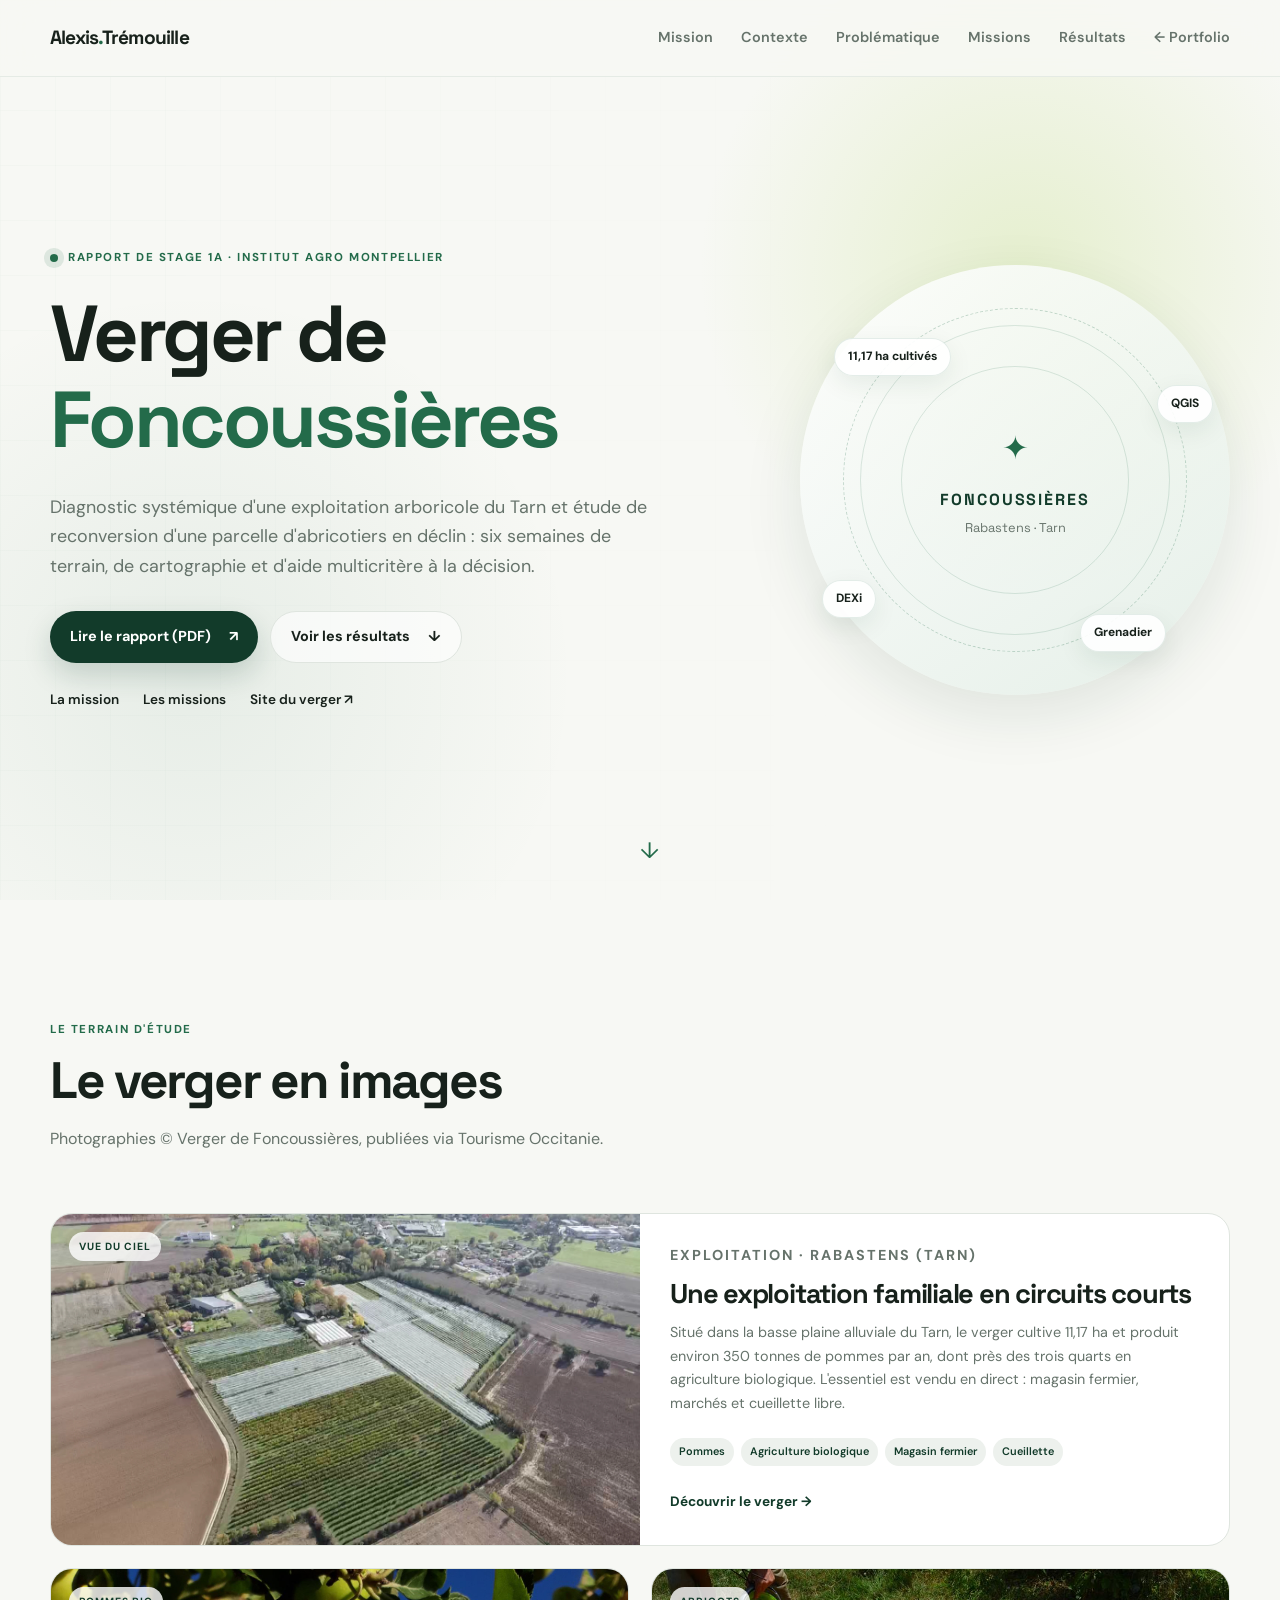
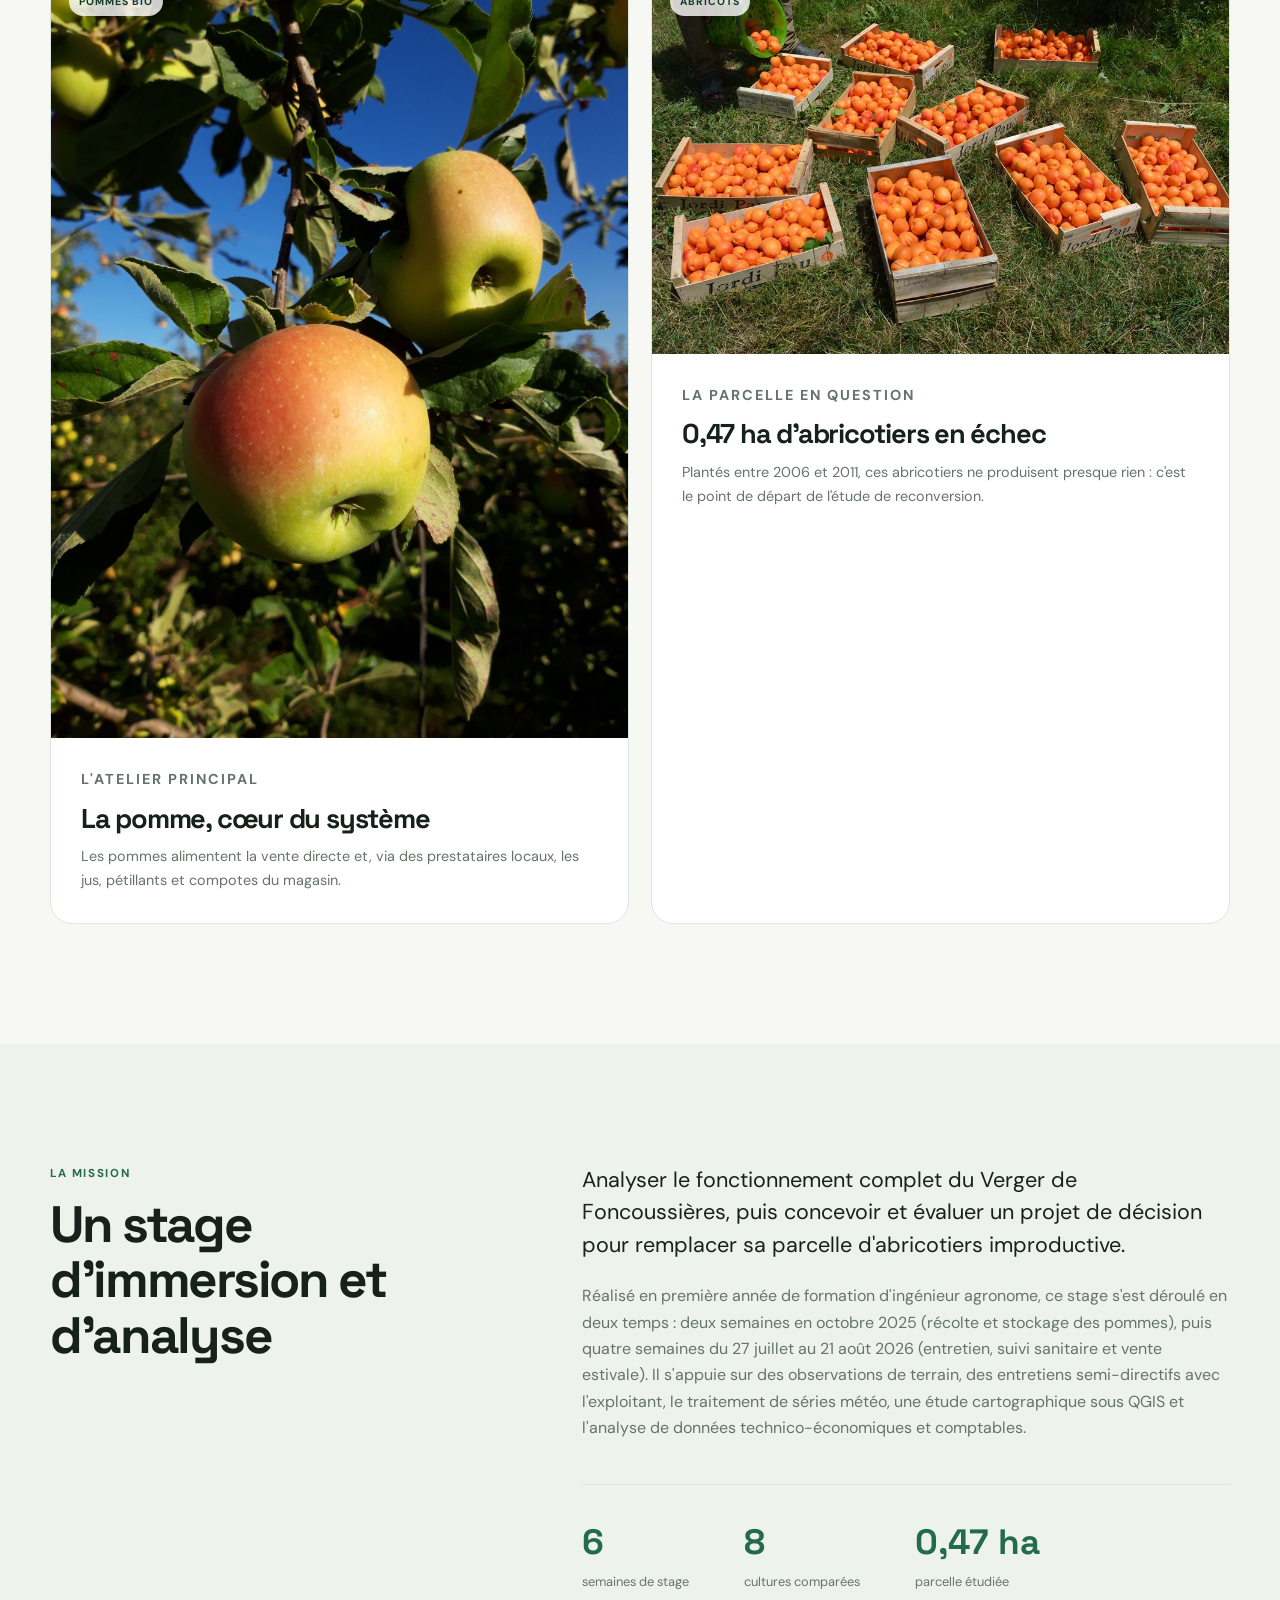
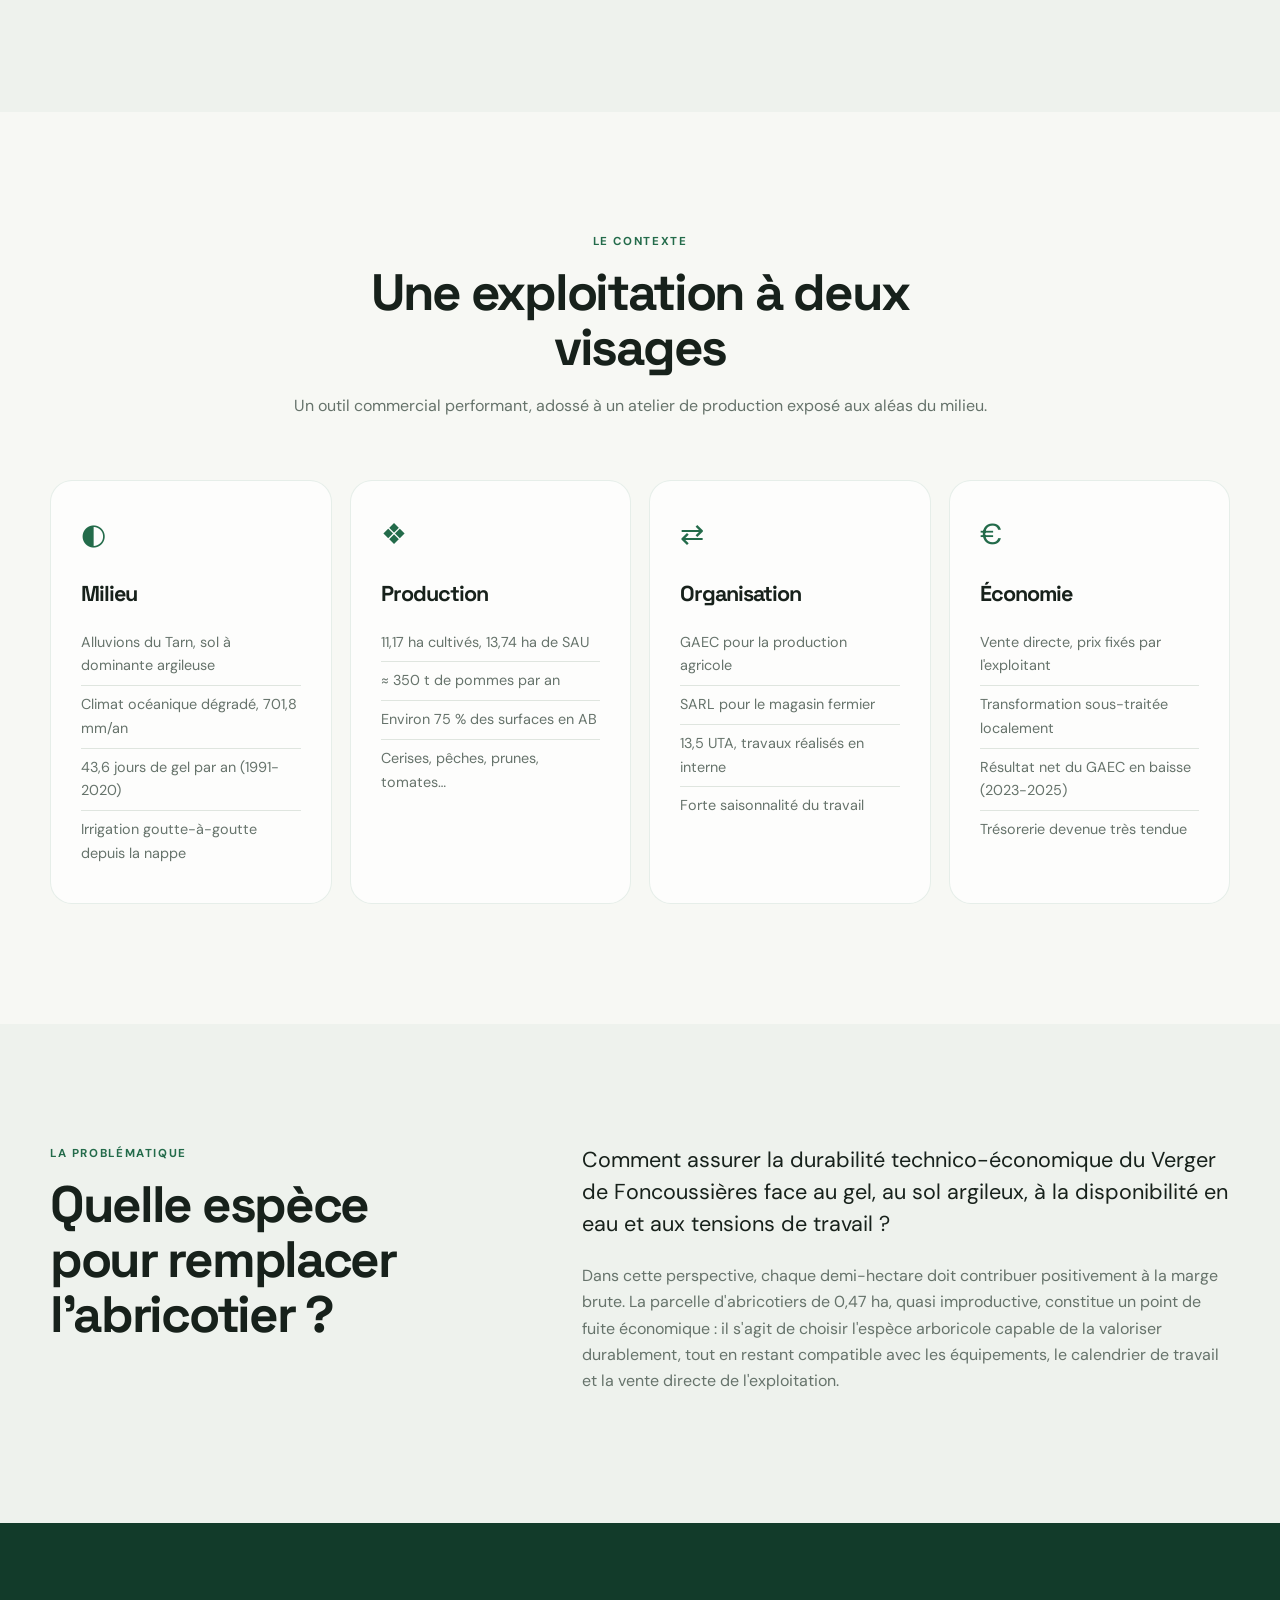
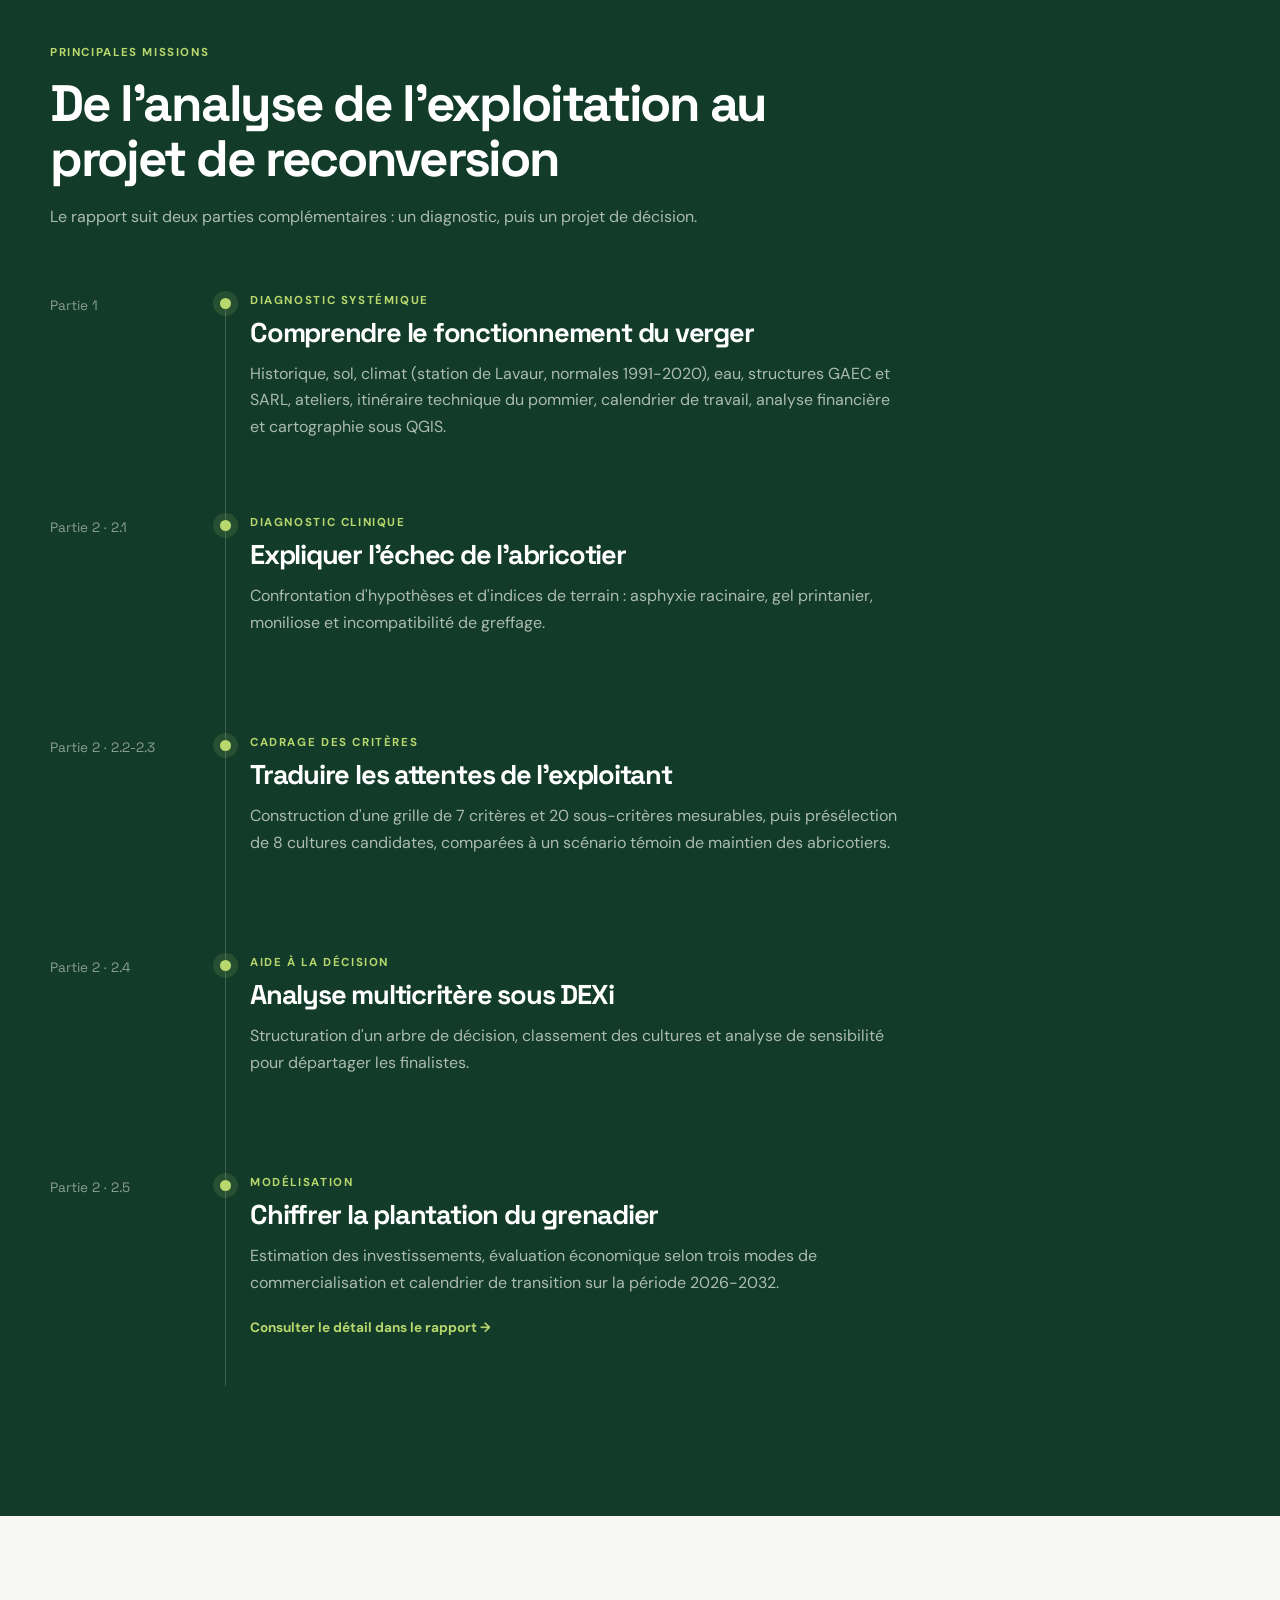
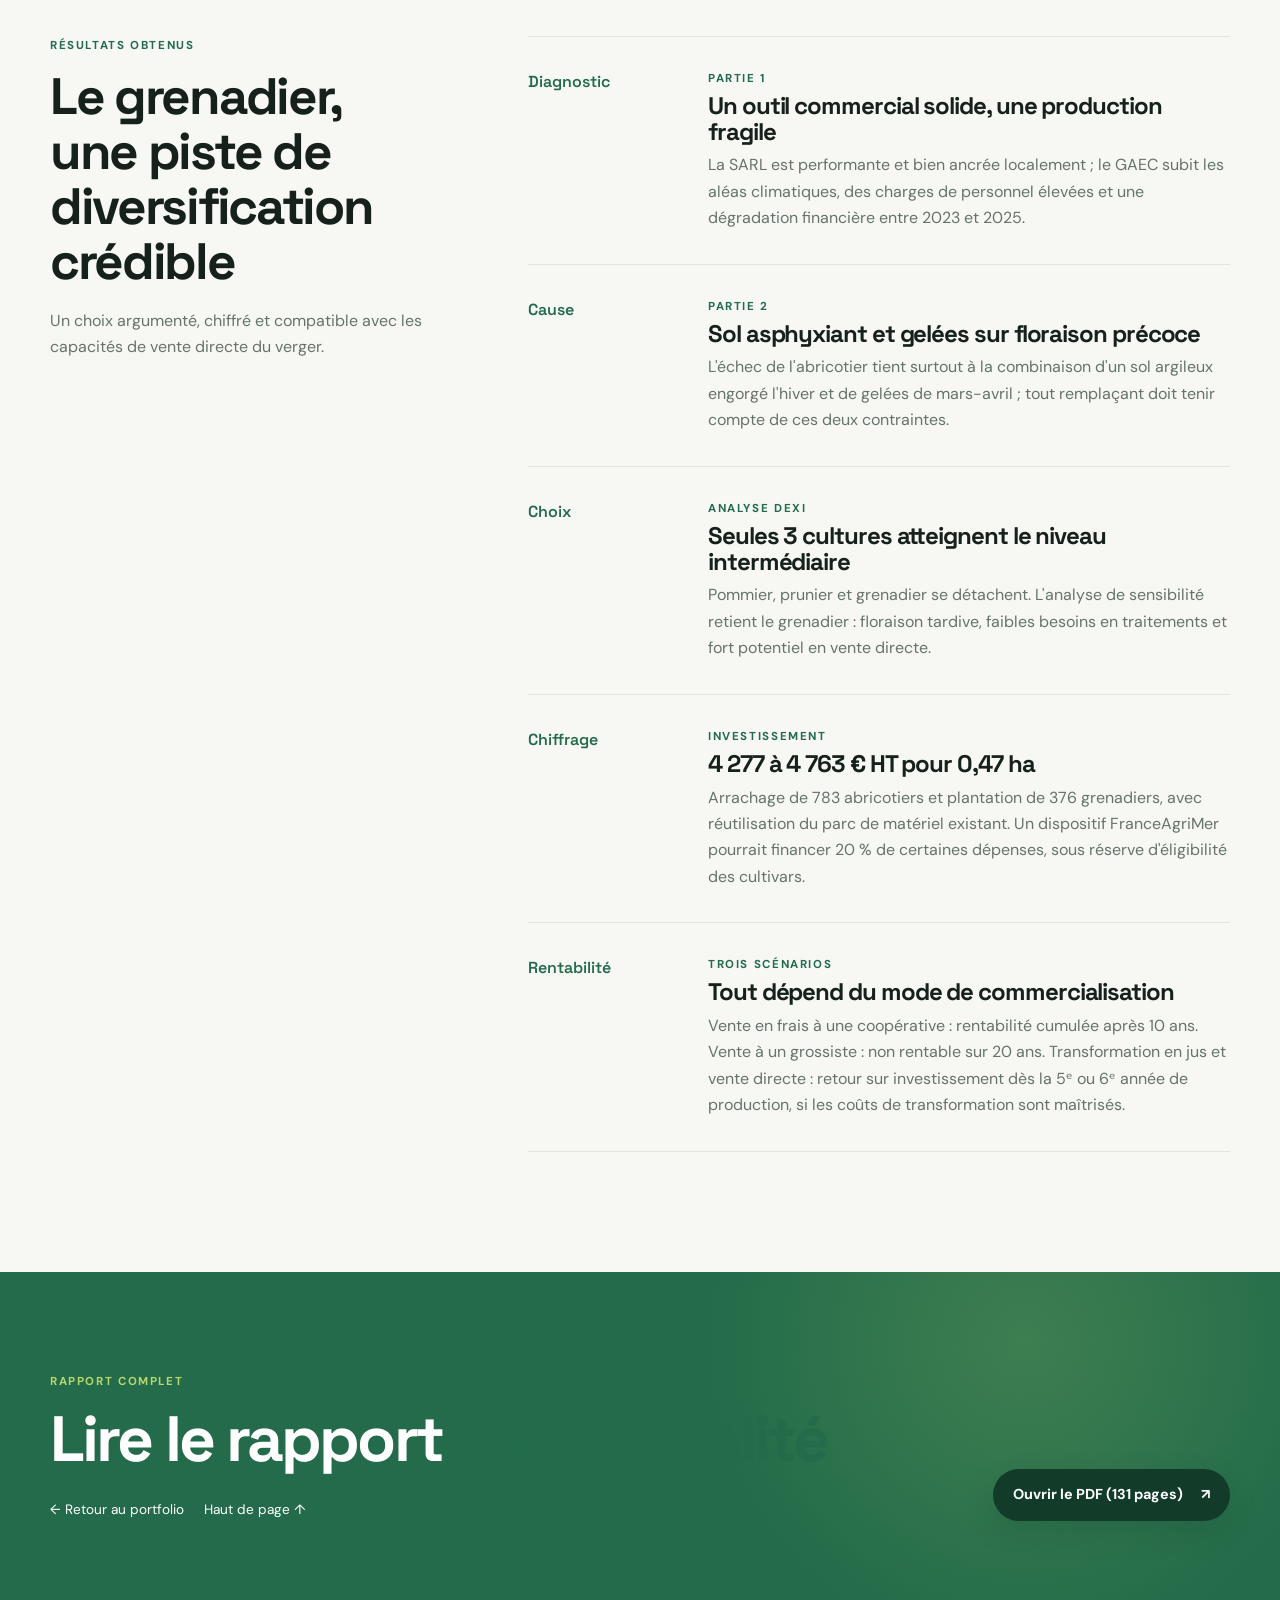
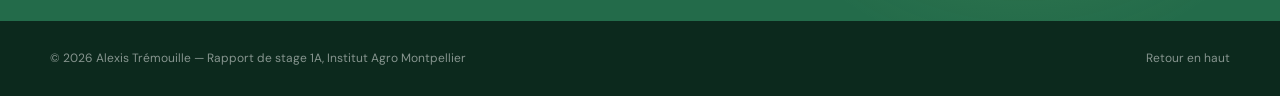
<file: assets/documents/rapport-foncoussieres.html>
<!DOCTYPE html>
<html lang="fr">
<head>
  <meta charset="UTF-8">
  <meta name="viewport" content="width=device-width, initial-scale=1">
  <title>Verger de Foncoussières — Rapport de stage 1A | Alexis Trémouille</title>
  <meta name="description" content="Diagnostic systémique du Verger de Foncoussières (Rabastens, Tarn) et étude de reconversion d'une parcelle d'abricotiers : rapport de stage de première année, Institut Agro Montpellier.">
  <link rel="preconnect" href="https://fonts.googleapis.com">
  <link rel="preconnect" href="https://fonts.gstatic.com" crossorigin>
  <link href="https://fonts.googleapis.com/css2?family=DM+Sans:wght@400;500;700&family=Space+Grotesk:wght@500;600;700&display=swap" rel="stylesheet">
  <link rel="stylesheet" href="../../css/style.css">
</head>
<body id="top">

  <header class="site-header">
    <div class="container nav">
      <a class="brand" href="index.html">Alexis<span>.</span>Trémouille</a>
      <button class="nav-toggle" aria-label="Ouvrir le menu"><span></span><span></span><span></span></button>
      <nav class="nav-links">
        <a href="#mission">Mission</a>
        <a href="#contexte">Contexte</a>
        <a href="#problematique">Problématique</a>
        <a href="#missions">Missions</a>
        <a href="#resultats">Résultats</a>
        <a href="../../index.html">← Portfolio</a>
      </nav>
    </div>
  </header>

  <main>
    <!-- HERO -->
    <section class="hero">
      <div class="hero-grid"></div>
      <div class="container hero-content">
        <div class="hero-copy">
          <p class="eyebrow"><span class="pulse"></span> RAPPORT DE STAGE 1A · INSTITUT AGRO MONTPELLIER</p>
          <h1>Verger de <span>Foncoussières</span></h1>
          <p class="hero-text">Diagnostic systémique d'une exploitation arboricole du Tarn et étude de reconversion d'une parcelle d'abricotiers en déclin : six semaines de terrain, de cartographie et d'aide multicritère à la décision.</p>
          <div class="hero-actions">
            <a class="btn btn-primary" href="Rapport_1A_Tremouille_Alexis.pdf" target="_blank" rel="noopener">Lire le rapport (PDF) <span>↗</span></a>
            <a class="btn btn-secondary" href="#resultats">Voir les résultats <span>↓</span></a>
          </div>
          <div class="hero-links">
            <a href="#mission">La mission</a>
            <a href="#missions">Les missions</a>
            <a href="https://www.vergerdefoncoussieres.com" target="_blank" rel="noopener">Site du verger ↗</a>
          </div>
        </div>
        <div class="hero-card" aria-hidden="true">
          <span class="orbit orbit-one"></span>
          <span class="orbit orbit-two"></span>
          <div class="hero-card-center">
            <span class="hero-symbol">✦</span>
            <strong>FONCOUSSIÈRES</strong>
            <span>Rabastens · Tarn</span>
          </div>
          <span class="floating-tag tag-one">11,17 ha cultivés</span>
          <span class="floating-tag tag-two">QGIS</span>
          <span class="floating-tag tag-three">DEXi</span>
          <span class="floating-tag tag-four">Grenadier</span>
        </div>
      </div>
      <a class="scroll-cue" href="#verger" aria-label="Descendre">↓</a>
    </section>

    <!-- LE VERGER EN IMAGES -->
    <section class="section" id="verger">
      <div class="container">
        <div class="section-heading">
          <p class="section-kicker">LE TERRAIN D'ÉTUDE</p>
          <h2>Le verger en images</h2>
          <p>Photographies © Verger de Foncoussières, publiées via Tourisme Occitanie.</p>
        </div>
        <div class="projects-grid">
          <article class="project-card project-featured">
            <div class="project-image image-agri">
              <span>VUE DU CIEL</span>
              <img src="../images/vue-du-ciel.jpg" alt="Vue aérienne du Verger de Foncoussières à Rabastens" width="100%" loading="lazy">
            </div>
            <div class="project-body">
              <p class="project-meta">EXPLOITATION · RABASTENS (TARN)</p>
              <h3>Une exploitation familiale en circuits courts</h3>
              <p>Situé dans la basse plaine alluviale du Tarn, le verger cultive 11,17 ha et produit environ 350 tonnes de pommes par an, dont près des trois quarts en agriculture biologique. L'essentiel est vendu en direct : magasin fermier, marchés et cueillette libre.</p>
              <div class="tags"><span>Pommes</span><span>Agriculture biologique</span><span>Magasin fermier</span><span>Cueillette</span></div>
              <a class="project-link" href="https://www.vergerdefoncoussieres.com" target="_blank" rel="noopener">Découvrir le verger →</a>
            </div>
          </article>

          <article class="project-card">
            <div class="project-image image-gis">
              <span>POMMES BIO</span>
              <img src="../images/pommes_bio.jpg" alt="Pommes bio du Verger de Foncoussières" width="100%" loading="lazy">
            </div>
            <div class="project-body">
              <p class="project-meta">L'ATELIER PRINCIPAL</p>
              <h3>La pomme, cœur du système</h3>
              <p>Les pommes alimentent la vente directe et, via des prestataires locaux, les jus, pétillants et compotes du magasin.</p>
            </div>
          </article>

          <article class="project-card">
            <div class="project-image image-other">
              <span>ABRICOTS</span>
              <img src="../images/abricots.jpg" alt="Abricots du Verger de Foncoussières" width="100%" loading="lazy">
            </div>
            <div class="project-body">
              <p class="project-meta">LA PARCELLE EN QUESTION</p>
              <h3>0,47 ha d'abricotiers en échec</h3>
              <p>Plantés entre 2006 et 2011, ces abricotiers ne produisent presque rien : c'est le point de départ de l'étude de reconversion.</p>
            </div>
          </article>
        </div>
      </div>
    </section>

    <!-- MISSION -->
    <section class="section section-alt" id="mission">
      <div class="container about-grid">
        <div class="section-heading">
          <p class="section-kicker">LA MISSION</p>
          <h2>Un stage d'immersion et d'analyse</h2>
        </div>
        <div class="about-content">
          <p class="lead">Analyser le fonctionnement complet du Verger de Foncoussières, puis concevoir et évaluer un projet de décision pour remplacer sa parcelle d'abricotiers improductive.</p>
          <p>Réalisé en première année de formation d'ingénieur agronome, ce stage s'est déroulé en deux temps : deux semaines en octobre 2025 (récolte et stockage des pommes), puis quatre semaines du 27 juillet au 21 août 2026 (entretien, suivi sanitaire et vente estivale). Il s'appuie sur des observations de terrain, des entretiens semi-directifs avec l'exploitant, le traitement de séries météo, une étude cartographique sous QGIS et l'analyse de données technico-économiques et comptables.</p>
          <div class="stats">
            <div class="stat"><strong>6</strong><span>semaines de stage</span></div>
            <div class="stat"><strong>8</strong><span>cultures comparées</span></div>
            <div class="stat"><strong>0,47 ha</strong><span>parcelle étudiée</span></div>
          </div>
        </div>
      </div>
    </section>

    <!-- CONTEXTE -->
    <section class="section" id="contexte">
      <div class="container">
        <div class="section-heading centered">
          <p class="section-kicker">LE CONTEXTE</p>
          <h2>Une exploitation à deux visages</h2>
          <p>Un outil commercial performant, adossé à un atelier de production exposé aux aléas du milieu.</p>
        </div>
        <div class="skills-grid">
          <article class="skill-card">
            <div class="skill-icon">◐</div>
            <h3>Milieu</h3>
            <ul>
              <li>Alluvions du Tarn, sol à dominante argileuse</li>
              <li>Climat océanique dégradé, 701,8 mm/an</li>
              <li>43,6 jours de gel par an (1991-2020)</li>
              <li>Irrigation goutte-à-goutte depuis la nappe</li>
            </ul>
          </article>
          <article class="skill-card">
            <div class="skill-icon">❖</div>
            <h3>Production</h3>
            <ul>
              <li>11,17 ha cultivés, 13,74 ha de SAU</li>
              <li>≈ 350 t de pommes par an</li>
              <li>Environ 75 % des surfaces en AB</li>
              <li>Cerises, pêches, prunes, tomates…</li>
            </ul>
          </article>
          <article class="skill-card">
            <div class="skill-icon">⇄</div>
            <h3>Organisation</h3>
            <ul>
              <li>GAEC pour la production agricole</li>
              <li>SARL pour le magasin fermier</li>
              <li>13,5 UTA, travaux réalisés en interne</li>
              <li>Forte saisonnalité du travail</li>
            </ul>
          </article>
          <article class="skill-card">
            <div class="skill-icon">€</div>
            <h3>Économie</h3>
            <ul>
              <li>Vente directe, prix fixés par l'exploitant</li>
              <li>Transformation sous-traitée localement</li>
              <li>Résultat net du GAEC en baisse (2023-2025)</li>
              <li>Trésorerie devenue très tendue</li>
            </ul>
          </article>
        </div>
      </div>
    </section>

    <!-- PROBLÉMATIQUE -->
    <section class="section section-alt" id="problematique">
      <div class="container about-grid">
        <div class="section-heading">
          <p class="section-kicker">LA PROBLÉMATIQUE</p>
          <h2>Quelle espèce pour remplacer l'abricotier ?</h2>
        </div>
        <div class="about-content">
          <p class="lead">Comment assurer la durabilité technico-économique du Verger de Foncoussières face au gel, au sol argileux, à la disponibilité en eau et aux tensions de travail ?</p>
          <p>Dans cette perspective, chaque demi-hectare doit contribuer positivement à la marge brute. La parcelle d'abricotiers de 0,47 ha, quasi improductive, constitue un point de fuite économique : il s'agit de choisir l'espèce arboricole capable de la valoriser durablement, tout en restant compatible avec les équipements, le calendrier de travail et la vente directe de l'exploitation.</p>
        </div>
      </div>
    </section>

    <!-- MISSIONS -->
    <section class="section section-dark" id="missions">
      <div class="container">
        <div class="section-heading">
          <p class="section-kicker">PRINCIPALES MISSIONS</p>
          <h2>De l'analyse de l'exploitation au projet de reconversion</h2>
          <p>Le rapport suit deux parties complémentaires : un diagnostic, puis un projet de décision.</p>
        </div>
        <div class="timeline">
          <article class="timeline-item">
            <p class="timeline-date">Partie 1</p>
            <span class="timeline-marker"></span>
            <div class="timeline-content">
              <p class="timeline-type">DIAGNOSTIC SYSTÉMIQUE</p>
              <h3>Comprendre le fonctionnement du verger</h3>
              <p>Historique, sol, climat (station de Lavaur, normales 1991-2020), eau, structures GAEC et SARL, ateliers, itinéraire technique du pommier, calendrier de travail, analyse financière et cartographie sous QGIS.</p>
            </div>
          </article>
          <article class="timeline-item">
            <p class="timeline-date">Partie 2 · 2.1</p>
            <span class="timeline-marker"></span>
            <div class="timeline-content">
              <p class="timeline-type">DIAGNOSTIC CLINIQUE</p>
              <h3>Expliquer l'échec de l'abricotier</h3>
              <p>Confrontation d'hypothèses et d'indices de terrain : asphyxie racinaire, gel printanier, moniliose et incompatibilité de greffage.</p>
            </div>
          </article>
          <article class="timeline-item">
            <p class="timeline-date">Partie 2 · 2.2-2.3</p>
            <span class="timeline-marker"></span>
            <div class="timeline-content">
              <p class="timeline-type">CADRAGE DES CRITÈRES</p>
              <h3>Traduire les attentes de l'exploitant</h3>
              <p>Construction d'une grille de 7 critères et 20 sous-critères mesurables, puis présélection de 8 cultures candidates, comparées à un scénario témoin de maintien des abricotiers.</p>
            </div>
          </article>
          <article class="timeline-item">
            <p class="timeline-date">Partie 2 · 2.4</p>
            <span class="timeline-marker"></span>
            <div class="timeline-content">
              <p class="timeline-type">AIDE À LA DÉCISION</p>
              <h3>Analyse multicritère sous DEXi</h3>
              <p>Structuration d'un arbre de décision, classement des cultures et analyse de sensibilité pour départager les finalistes.</p>
            </div>
          </article>
          <article class="timeline-item">
            <p class="timeline-date">Partie 2 · 2.5</p>
            <span class="timeline-marker"></span>
            <div class="timeline-content">
              <p class="timeline-type">MODÉLISATION</p>
              <h3>Chiffrer la plantation du grenadier</h3>
              <p>Estimation des investissements, évaluation économique selon trois modes de commercialisation et calendrier de transition sur la période 2026-2032.</p>
              <a class="text-link" href="Rapport_1A_Tremouille_Alexis.pdf" target="_blank" rel="noopener">Consulter le détail dans le rapport →</a>
            </div>
          </article>
        </div>
      </div>
    </section>

    <!-- RÉSULTATS -->
    <section class="section" id="resultats">
      <div class="container education-grid">
        <div class="section-heading">
          <p class="section-kicker">RÉSULTATS OBTENUS</p>
          <h2>Le grenadier, une piste de diversification crédible</h2>
          <p>Un choix argumenté, chiffré et compatible avec les capacités de vente directe du verger.</p>
        </div>
        <div class="education-list">
          <article class="education-item">
            <p class="education-year">Diagnostic</p>
            <div>
              <p class="education-type">PARTIE 1</p>
              <h3>Un outil commercial solide, une production fragile</h3>
              <p>La SARL est performante et bien ancrée localement ; le GAEC subit les aléas climatiques, des charges de personnel élevées et une dégradation financière entre 2023 et 2025.</p>
            </div>
          </article>
          <article class="education-item">
            <p class="education-year">Cause</p>
            <div>
              <p class="education-type">PARTIE 2</p>
              <h3>Sol asphyxiant et gelées sur floraison précoce</h3>
              <p>L'échec de l'abricotier tient surtout à la combinaison d'un sol argileux engorgé l'hiver et de gelées de mars-avril ; tout remplaçant doit tenir compte de ces deux contraintes.</p>
            </div>
          </article>
          <article class="education-item">
            <p class="education-year">Choix</p>
            <div>
              <p class="education-type">ANALYSE DEXI</p>
              <h3>Seules 3 cultures atteignent le niveau intermédiaire</h3>
              <p>Pommier, prunier et grenadier se détachent. L'analyse de sensibilité retient le grenadier : floraison tardive, faibles besoins en traitements et fort potentiel en vente directe.</p>
            </div>
          </article>
          <article class="education-item">
            <p class="education-year">Chiffrage</p>
            <div>
              <p class="education-type">INVESTISSEMENT</p>
              <h3>4 277 à 4 763 € HT pour 0,47 ha</h3>
              <p>Arrachage de 783 abricotiers et plantation de 376 grenadiers, avec réutilisation du parc de matériel existant. Un dispositif FranceAgriMer pourrait financer 20 % de certaines dépenses, sous réserve d'éligibilité des cultivars.</p>
            </div>
          </article>
          <article class="education-item">
            <p class="education-year">Rentabilité</p>
            <div>
              <p class="education-type">TROIS SCÉNARIOS</p>
              <h3>Tout dépend du mode de commercialisation</h3>
              <p>Vente en frais à une coopérative : rentabilité cumulée après 10 ans. Vente à un grossiste : non rentable sur 20 ans. Transformation en jus et vente directe : retour sur investissement dès la 5ᵉ ou 6ᵉ année de production, si les coûts de transformation sont maîtrisés.</p>
            </div>
          </article>
        </div>
      </div>
    </section>
  </main>

  <!-- LIEN VERS LE PDF -->
  <section class="contact-section" id="rapport">
    <div class="container contact-inner">
      <div>
        <p class="section-kicker">RAPPORT COMPLET</p>
        <h2>Lire le rapport <span>en intégralité</span></h2>
        <div class="contact-socials">
          <a href="../../index.html">← Retour au portfolio</a>
          <a href="#top">Haut de page ↑</a>
        </div>
      </div>
      <div>
        <a class="btn btn-primary" href="Rapport_1A_Tremouille_Alexis.pdf" target="_blank" rel="noopener">Ouvrir le PDF (131 pages) <span>↗</span></a>
      </div>
    </div>
  </section>

  <footer class="footer">
    <div class="container footer-inner">
      <span>© 2026 Alexis Trémouille — Rapport de stage 1A, Institut Agro Montpellier</span>
      <a href="#top">Retour en haut</a>
    </div>
  </footer>

  <script>
    document.querySelector('.nav-toggle').addEventListener('click', function () {
      document.querySelector('.nav-links').classList.toggle('open');
    });
  </script>
</body>
</html>
</file>
<file: css/style.css>
:root {
  --ink: #17211b;
  --muted: #66736b;
  --paper: #f7f8f4;
  --white: #ffffff;
  --green: #236b4a;
  --green-dark: #123b2a;
  --green-soft: #dcebe2;
  --lime: #b8d86d;
  --line: #dfe5df;
  --shadow: 0 20px 60px rgba(18, 59, 42, .10);
  --radius: 22px;
  --max: 1180px;
}

* { box-sizing: border-box; margin: 0; padding: 0; }

html { scroll-behavior: smooth; }

body {
  font-family: "DM Sans", sans-serif;
  color: var(--ink);
  background: var(--paper);
  line-height: 1.65;
  overflow-x: hidden;
}

a { color: inherit; text-decoration: none; }

.container {
  width: min(calc(100% - 48px), var(--max));
  margin-inline: auto;
}

.site-header {
  position: fixed;
  z-index: 1000;
  top: 0;
  width: 100%;
  background: rgba(247, 248, 244, .84);
  backdrop-filter: blur(16px);
  border-bottom: 1px solid rgba(223, 229, 223, .7);
}

.nav {
  min-height: 76px;
  display: flex;
  align-items: center;
  justify-content: space-between;
}

.brand {
  font-family: "Space Grotesk", sans-serif;
  font-size: 1.2rem;
  font-weight: 700;
  letter-spacing: -.04em;
}

.brand span { color: var(--green); }

.nav-links {
  display: flex;
  gap: 28px;
  align-items: center;
}

.nav-links a {
  color: var(--muted);
  font-size: .9rem;
  font-weight: 600;
  transition: color .2s ease;
}

.nav-links a:hover { color: var(--green); }

.nav-toggle {
  display: none;
  border: 0;
  background: transparent;
  cursor: pointer;
}

.nav-toggle span {
  display: block;
  width: 24px;
  height: 2px;
  margin: 5px;
  background: var(--ink);
}

.hero {
  min-height: 100vh;
  position: relative;
  display: grid;
  align-items: center;
  overflow: hidden;
  padding: 130px 0 70px;
  background:
    radial-gradient(circle at 80% 30%, rgba(184,216,109,.28), transparent 27%),
    radial-gradient(circle at 15% 75%, rgba(35,107,74,.08), transparent 30%),
    var(--paper);
}

.hero-grid {
  position: absolute;
  inset: 0;
  opacity: .28;
  background-image:
    linear-gradient(rgba(35,107,74,.07) 1px, transparent 1px),
    linear-gradient(90deg, rgba(35,107,74,.07) 1px, transparent 1px);
  background-size: 55px 55px;
  mask-image: linear-gradient(to right, black, transparent 75%);
}

.hero-content {
  position: relative;
  display: grid;
  grid-template-columns: 1.1fr .9fr;
  gap: 80px;
  align-items: center;
}

.hero-copy { position: relative; z-index: 2; }

.eyebrow, .section-kicker, .project-meta, .timeline-type, .education-type {
  color: var(--green);
  font-size: .72rem;
  font-weight: 700;
  letter-spacing: .14em;
}

.eyebrow {
  display: flex;
  gap: 10px;
  align-items: center;
  margin-bottom: 24px;
}

.pulse {
  width: 8px;
  height: 8px;
  border-radius: 50%;
  background: var(--green);
  box-shadow: 0 0 0 6px rgba(35,107,74,.12);
}

h1, h2, h3 {
  font-family: "Space Grotesk", sans-serif;
  line-height: 1.08;
  letter-spacing: -.045em;
}

h1 {
  max-width: 760px;
  font-size: clamp(3.2rem, 6.2vw, 6.3rem);
}

h1 span, .contact-section h2 span { color: var(--green); }

.hero-text {
  max-width: 640px;
  margin: 30px 0;
  color: var(--muted);
  font-size: 1.12rem;
}

.hero-actions {
  display: flex;
  flex-wrap: wrap;
  gap: 12px;
}

.btn {
  display: inline-flex;
  gap: 18px;
  align-items: center;
  justify-content: center;
  min-height: 52px;
  padding: 0 20px;
  border-radius: 999px;
  font-weight: 700;
  font-size: .9rem;
  transition: transform .2s ease, box-shadow .2s ease, background .2s ease;
}

.btn:hover { transform: translateY(-2px); }

.btn-primary {
  color: var(--white);
  background: var(--green-dark);
  box-shadow: 0 12px 28px rgba(18,59,42,.18);
}

.btn-secondary {
  border: 1px solid var(--line);
  background: rgba(255,255,255,.65);
}

.hero-links {
  display: flex;
  gap: 24px;
  margin-top: 26px;
  font-size: .85rem;
  font-weight: 600;
}

.hero-links a:hover, .text-link:hover, .project-link:hover { color: var(--green); }

.hero-card {
  position: relative;
  width: min(430px, 100%);
  aspect-ratio: 1;
  justify-self: end;
  display: grid;
  place-items: center;
  border-radius: 50%;
  background: linear-gradient(145deg, rgba(255,255,255,.9), rgba(220,235,226,.65));
  box-shadow: var(--shadow);
}

.hero-card::before {
  content: "";
  position: absolute;
  inset: 10%;
  border-radius: 50%;
  border: 1px dashed rgba(35,107,74,.25);
}

.orbit {
  position: absolute;
  border: 1px solid rgba(35,107,74,.15);
  border-radius: 50%;
}

.orbit-one { width: 72%; height: 72%; }
.orbit-two { width: 53%; height: 53%; }

.hero-card-center {
  display: flex;
  flex-direction: column;
  align-items: center;
  gap: 4px;
  font-family: "Space Grotesk", sans-serif;
  color: var(--green-dark);
}

.hero-card-center span { font-size: .8rem; color: var(--muted); }
.hero-card-center .hero-symbol { font-size: 2rem; color: var(--green); margin-bottom: 8px; }
.hero-card-center strong { letter-spacing: .12em; }

.floating-tag {
  position: absolute;
  padding: 8px 13px;
  border: 1px solid rgba(35,107,74,.12);
  border-radius: 999px;
  background: rgba(255,255,255,.9);
  box-shadow: 0 8px 25px rgba(18,59,42,.08);
  font-size: .75rem;
  font-weight: 700;
}

.tag-one { top: 17%; left: 8%; }
.tag-two { top: 28%; right: 4%; }
.tag-three { bottom: 18%; left: 5%; }
.tag-four { bottom: 10%; right: 15%; }

.scroll-cue {
  position: absolute;
  bottom: 30px;
  left: 50%;
  color: var(--green);
  font-size: 1.4rem;
}

.section { padding: 120px 0; }

.section-alt { background: #eef2ed; }

.section-heading { max-width: 720px; margin-bottom: 60px; }
.section-heading.centered { margin-inline: auto; text-align: center; }
.section-heading h2 {
  margin-top: 14px;
  font-size: clamp(2.3rem, 4vw, 4rem);
}
.section-heading > p:last-child { margin-top: 18px; color: var(--muted); }

.about-grid {
  display: grid;
  grid-template-columns: .8fr 1.2fr;
  gap: 100px;
}

.about-content > p { color: var(--muted); }
.about-content .lead {
  color: var(--ink);
  font-size: 1.35rem;
  line-height: 1.5;
  margin-bottom: 22px;
}

.stats {
  display: flex;
  gap: 55px;
  margin-top: 42px;
  padding-top: 28px;
  border-top: 1px solid var(--line);
}

.stat { display: flex; flex-direction: column; }
.stat strong { font-family: "Space Grotesk"; font-size: 2.2rem; color: var(--green); }
.stat span { color: var(--muted); font-size: .8rem; }

.skills-grid {
  display: grid;
  grid-template-columns: repeat(4, 1fr);
  gap: 18px;
}

.skill-card {
  padding: 30px;
  border: 1px solid rgba(35,107,74,.10);
  border-radius: var(--radius);
  background: rgba(255,255,255,.7);
  transition: transform .25s ease, box-shadow .25s ease;
}

.skill-card:hover { transform: translateY(-5px); box-shadow: var(--shadow); }
.skill-icon { font-size: 1.8rem; color: var(--green); margin-bottom: 24px; }
.skill-card h3 { font-size: 1.35rem; margin-bottom: 18px; }
.skill-card ul { list-style: none; color: var(--muted); font-size: .9rem; }
.skill-card li { padding: 7px 0; border-bottom: 1px solid var(--line); }
.skill-card li:last-child { border-bottom: 0; }

.projects-grid {
  display: grid;
  grid-template-columns: repeat(2, 1fr);
  gap: 22px;
}

.project-card {
  overflow: hidden;
  border: 1px solid var(--line);
  border-radius: var(--radius);
  background: var(--white);
  transition: transform .25s ease, box-shadow .25s ease;
}

.project-card:hover { transform: translateY(-6px); box-shadow: var(--shadow); }
.project-featured { grid-column: span 2; display: grid; grid-template-columns: 1fr 1fr; }

.project-image {
  min-height: 270px;
  position: relative;
  overflow: hidden;
  display: grid;
  place-items: center;
  background: var(--green-soft);
}

.project-image > span {
  position: absolute;
  top: 18px;
  left: 18px;
  padding: 6px 10px;
  border-radius: 999px;
  background: rgba(255,255,255,.8);
  color: var(--green-dark);
  font-size: .65rem;
  font-weight: 700;
  letter-spacing: .1em;
}

.project-visual {
  font-family: "Space Grotesk", sans-serif;
  font-size: 6rem;
  color: var(--green-dark);
  opacity: .85;
}

.image-data { background: #e7edf2; }
.image-gis { background: #e9eee3; }
.image-agri { background: #e8e8da; }
.image-web { background: #e7e9e4; }
.image-other { background: #e9e5dc; }

.project-body { padding: 30px; }
.project-meta { font-size: .65rem; margin-bottom: 12px; }
.project-body h3 { font-size: 1.7rem; margin-bottom: 12px; }
.project-body p { color: var(--muted); font-size: .9rem; }

.tags { display: flex; flex-wrap: wrap; gap: 7px; margin: 22px 0; }
.tags span {
  padding: 5px 9px;
  border-radius: 999px;
  background: #edf1ed;
  color: var(--green-dark);
  font-size: .68rem;
  font-weight: 600;
}

.project-link, .text-link {
  color: var(--green-dark);
  font-size: .85rem;
  font-weight: 700;
}

.section-dark {
  color: var(--white);
  background: var(--green-dark);
}

.section-dark .section-kicker { color: var(--lime); }
.section-dark .section-heading > p:last-child { color: rgba(255,255,255,.65); }

.timeline { position: relative; max-width: 950px; }
.timeline::before {
  content: "";
  position: absolute;
  left: 175px;
  top: 10px;
  bottom: 10px;
  width: 1px;
  background: rgba(255,255,255,.18);
}

.timeline-item {
  position: relative;
  display: grid;
  grid-template-columns: 150px 50px 1fr;
  min-height: 220px;
}

.timeline-date {
  padding-top: 4px;
  color: rgba(255,255,255,.5);
  font-family: "Space Grotesk";
  font-size: .85rem;
}

.timeline-marker {
  width: 11px;
  height: 11px;
  margin: 7px auto 0;
  border-radius: 50%;
  background: var(--lime);
  box-shadow: 0 0 0 7px rgba(184,216,109,.12);
}

.timeline-content { padding-bottom: 55px; }
.timeline-type { color: var(--lime); }
.timeline-content h3 { margin: 8px 0 14px; font-size: 1.7rem; }
.timeline-content > p:not(.timeline-type) { max-width: 650px; color: rgba(255,255,255,.65); margin-bottom: 18px; }
.section-dark .text-link { color: var(--lime); }

.education-grid { display: grid; grid-template-columns: .7fr 1.3fr; gap: 100px; }
.education-list { border-top: 1px solid var(--line); }
.education-item {
  display: grid;
  grid-template-columns: 150px 1fr;
  gap: 30px;
  padding: 32px 0;
  border-bottom: 1px solid var(--line);
}
.education-year { color: var(--green); font-family: "Space Grotesk"; font-weight: 600; }
.education-item h3 { font-size: 1.5rem; margin: 5px 0 8px; }
.education-item p:last-child { color: var(--muted); }

.contact-section {
  padding: 100px 0;
  color: var(--white);
  background:
    radial-gradient(circle at 80% 20%, rgba(184,216,109,.18), transparent 30%),
    var(--green);
}

.contact-inner {
  display: flex;
  align-items: end;
  justify-content: space-between;
  gap: 50px;
}
.contact-section .section-kicker { color: var(--lime); }
.contact-section h2 { margin-top: 14px; font-size: clamp(2.8rem, 5vw, 5rem); }
.contact-socials-bas { font-family: "Space Grotesk"; font-size: 1.2rem; }
.contact-socials { display: flex; gap: 20px; margin-top: 25px; font-size: .85rem; }
.contact-socials a:hover { color: var(--lime); }

.footer { background: #0c291d; color: rgba(255,255,255,.5); font-size: .75rem; }
.footer-inner { min-height: 75px; display: flex; justify-content: space-between; align-items: center; }
.footer a:hover { color: var(--white); }

@media (max-width: 950px) {
  .hero-content { grid-template-columns: 1fr; }
  .hero-card { justify-self: start; width: min(360px, 80vw); }
  .skills-grid { grid-template-columns: repeat(2, 1fr); }
  .about-grid, .education-grid { grid-template-columns: 1fr; gap: 45px; }
}

@media (max-width: 760px) {
  .container { width: min(calc(100% - 32px), var(--max)); }
  .nav-toggle { display: block; }
  .nav-links {
    display: none;
    position: absolute;
    top: 76px;
    left: 16px;
    right: 16px;
    padding: 18px;
    flex-direction: column;
    align-items: stretch;
    border: 1px solid var(--line);
    border-radius: 18px;
    background: rgba(255,255,255,.96);
    box-shadow: var(--shadow);
  }
  .nav-links.open { display: flex; }
  .nav-links a { padding: 8px 4px; }
  .hero { padding-top: 120px; }
  h1 { font-size: clamp(2.8rem, 13vw, 4.5rem); }
  .section { padding: 80px 0; }
  .section-heading { margin-bottom: 40px; }
  .skills-grid, .projects-grid { grid-template-columns: 1fr; }
  .project-featured { grid-column: auto; display: block; }
  .project-image { min-height: 220px; }
  .stats { gap: 25px; }
  .timeline::before { left: 5px; }
  .timeline-item { grid-template-columns: 25px 1fr; }
  .timeline-date { grid-column: 2; grid-row: 1; padding-bottom: 8px; }
  .timeline-marker { grid-column: 1; grid-row: 1 / span 2; margin-left: 0; }
  .timeline-content { grid-column: 2; }
  .education-item { grid-template-columns: 1fr; gap: 8px; }
  .contact-inner { align-items: start; flex-direction: column; }
}

@media (prefers-reduced-motion: reduce) {
  html { scroll-behavior: auto; }
  *, *::before, *::after { transition: none !important; animation: none !important; }
}
</file>
